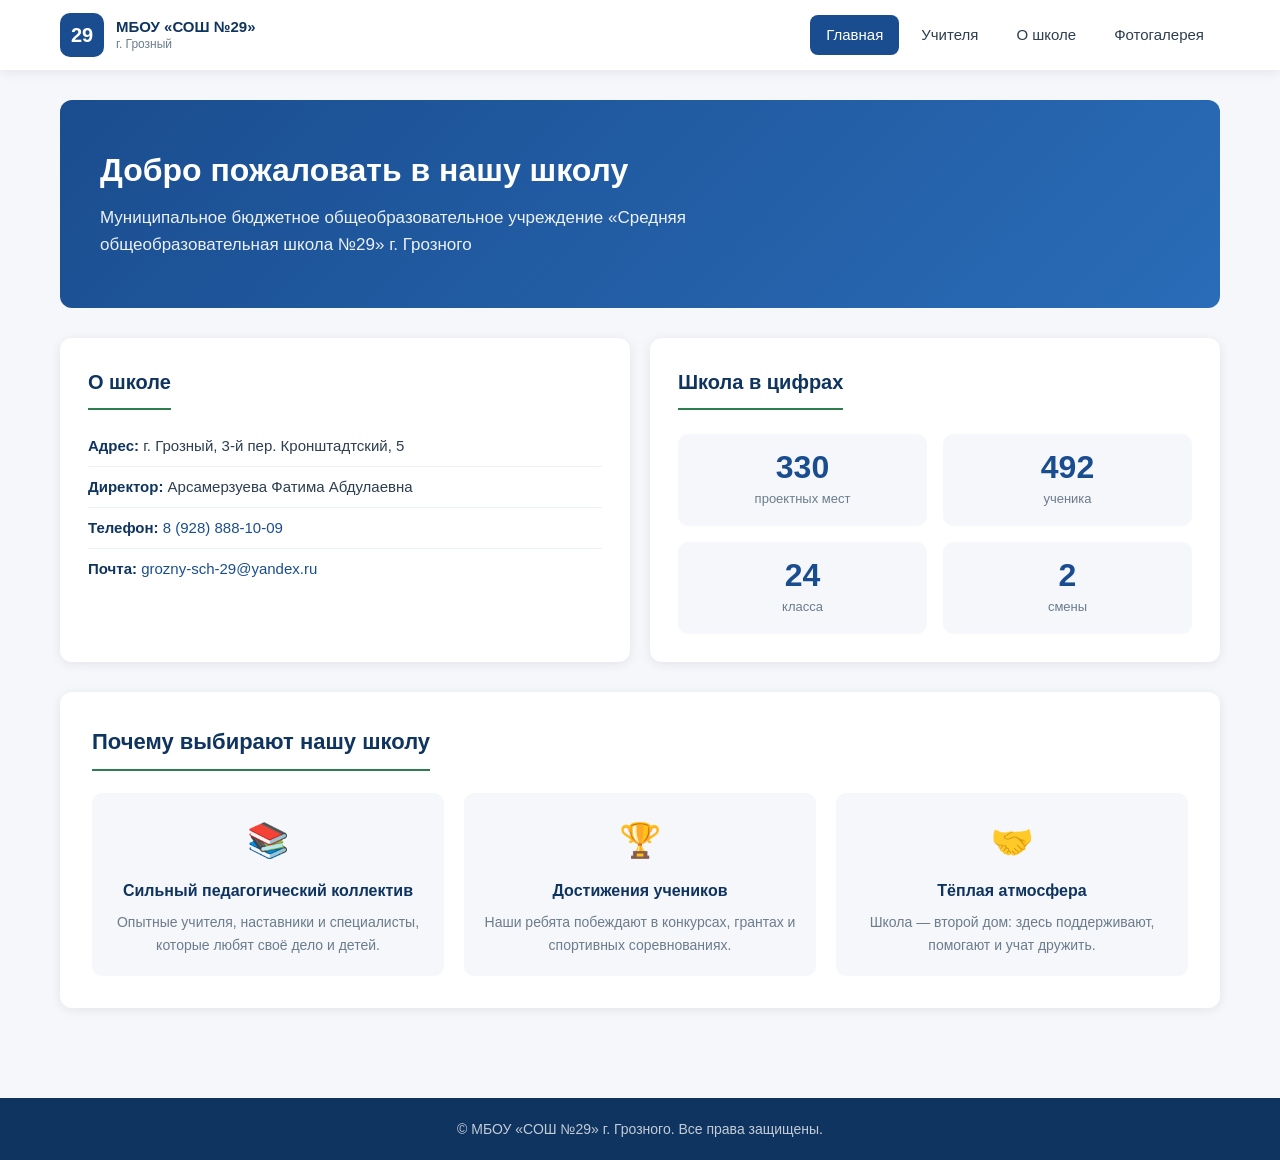
<file: index.html>
<!DOCTYPE html>
<html lang="ru">
<head>
    <meta charset="UTF-8">
    <meta name="viewport" content="width=device-width, initial-scale=1.0">
    <title>МБОУ «СОШ №29» г. Грозного — Главная</title>
    <link rel="stylesheet" href="style.css">
</head>
<body>
    <header>
        <div class="header-inner">
            <div class="logo">
                <span class="logo-mark">29</span>
                <div class="logo-text">
                    <strong>МБОУ «СОШ №29»</strong>
                    <span>г. Грозный</span>
                </div>
            </div>
            <nav>
                <a href="index.html" class="active">Главная</a>
                <a href="teachers.html">Учителя</a>
                <a href="contacts.html">О школе</a>
                <a href="gallery.html">Фотогалерея</a>
            </nav>
        </div>
    </header>

    <main>
        <section class="hero">
            <h1>Добро пожаловать в нашу школу</h1>
            <p>Муниципальное бюджетное общеобразовательное учреждение «Средняя общеобразовательная школа №29» г. Грозного</p>
        </section>

        <section class="info-grid">
            <div class="info-card">
                <h2>О школе</h2>
                <ul class="info-list">
                    <li><strong>Адрес:</strong> г. Грозный, 3-й пер. Кронштадтский, 5</li>
                    <li><strong>Директор:</strong> Арсамерзуева Фатима Абдулаевна</li>
                    <li><strong>Телефон:</strong> <a href="tel:+79288881009">8 (928) 888-10-09</a></li>
                    <li><strong>Почта:</strong> <a href="mailto:grozny-sch-29@yandex.ru">grozny-sch-29@yandex.ru</a></li>
                </ul>
            </div>

            <div class="info-card stats-card">
                <h2>Школа в цифрах</h2>
                <div class="stats">
                    <div class="stat">
                        <span class="stat-num">330</span>
                        <span class="stat-label">проектных мест</span>
                    </div>
                    <div class="stat">
                        <span class="stat-num">492</span>
                        <span class="stat-label">ученика</span>
                    </div>
                    <div class="stat">
                        <span class="stat-num">24</span>
                        <span class="stat-label">класса</span>
                    </div>
                    <div class="stat">
                        <span class="stat-num">2</span>
                        <span class="stat-label">смены</span>
                    </div>
                </div>
            </div>
        </section>

        <section class="highlight-section">
            <div class="highlight-card">
                <h2>Почему выбирают нашу школу</h2>
                <div class="highlight-grid">
                    <div class="highlight-item">
                        <span class="highlight-icon">📚</span>
                        <h3>Сильный педагогический коллектив</h3>
                        <p>Опытные учителя, наставники и специалисты, которые любят своё дело и детей.</p>
                    </div>
                    <div class="highlight-item">
                        <span class="highlight-icon">🏆</span>
                        <h3>Достижения учеников</h3>
                        <p>Наши ребята побеждают в конкурсах, грантах и спортивных соревнованиях.</p>
                    </div>
                    <div class="highlight-item">
                        <span class="highlight-icon">🤝</span>
                        <h3>Тёплая атмосфера</h3>
                        <p>Школа — второй дом: здесь поддерживают, помогают и учат дружить.</p>
                    </div>
                </div>
            </div>
        </section>
    </main>

    <footer>
        <p>&copy; МБОУ «СОШ №29» г. Грозного. Все права защищены.</p>
    </footer>
</body>
</html>
</file>
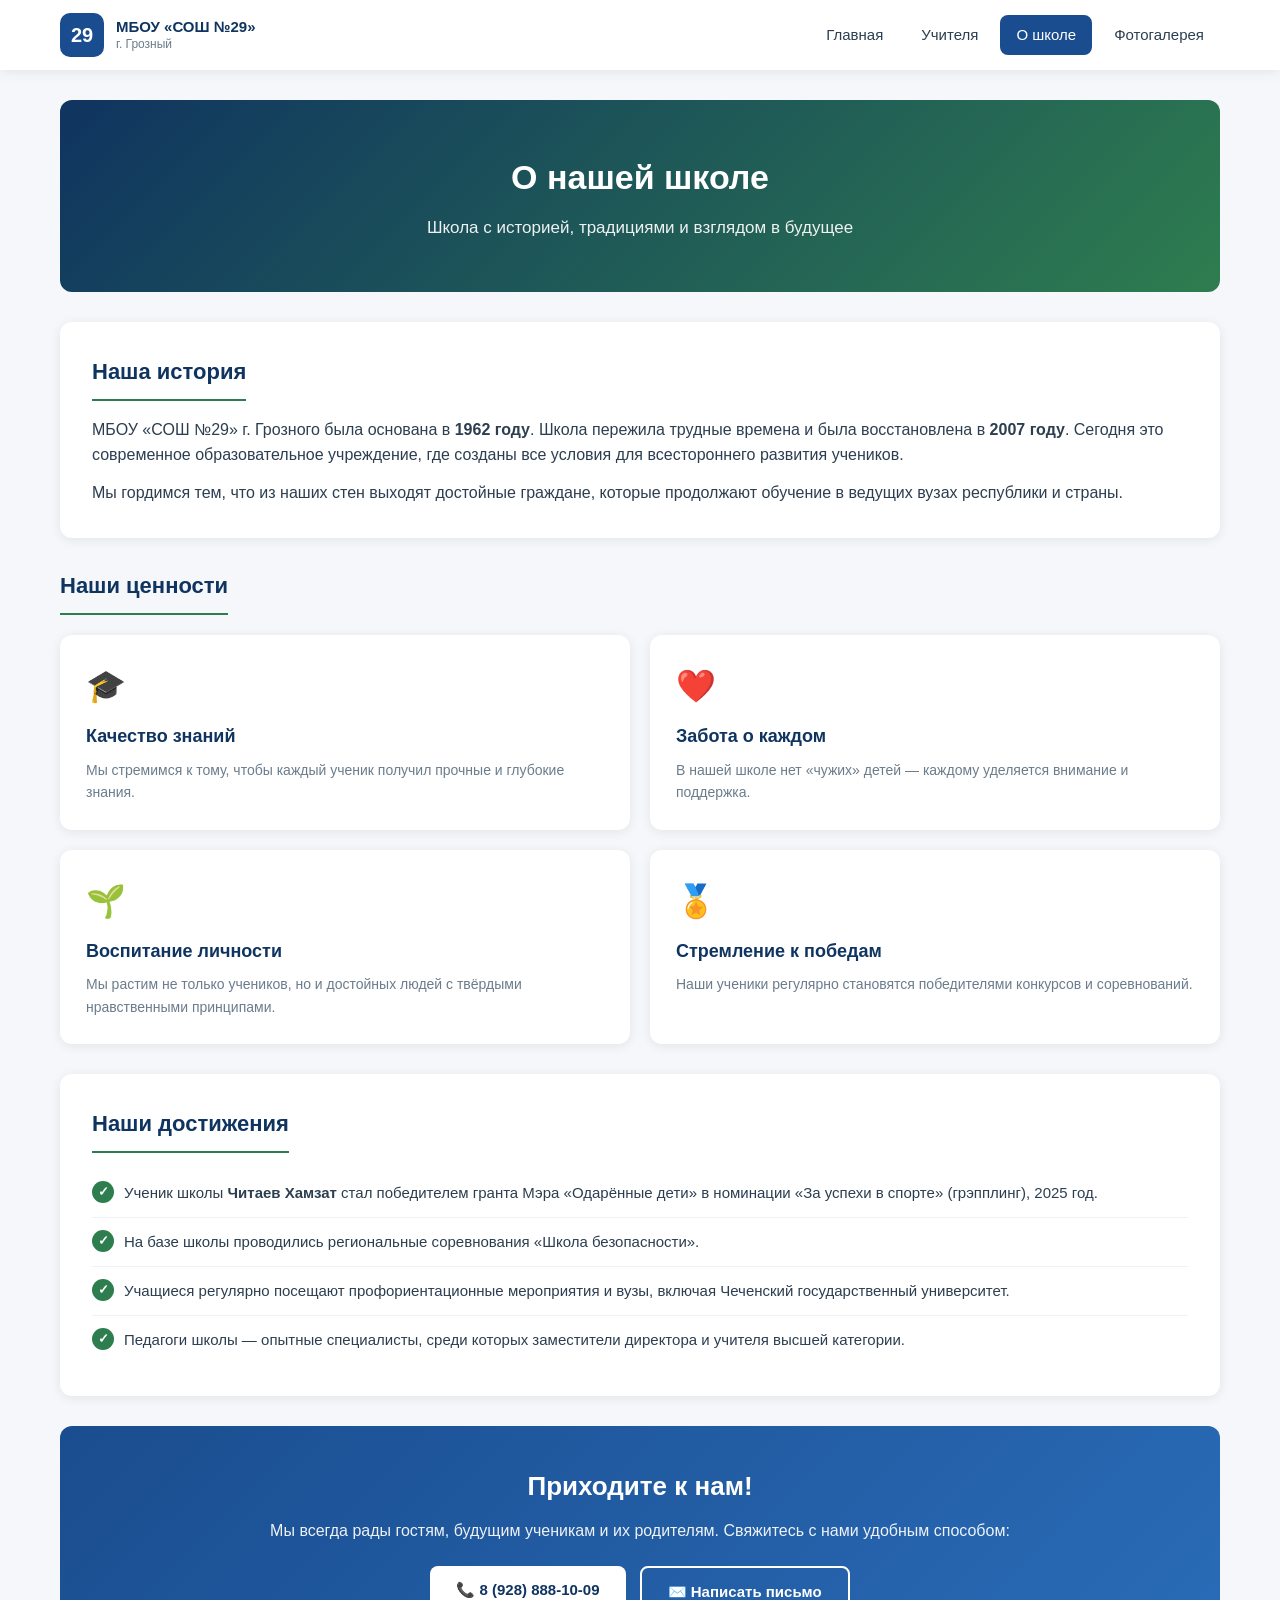
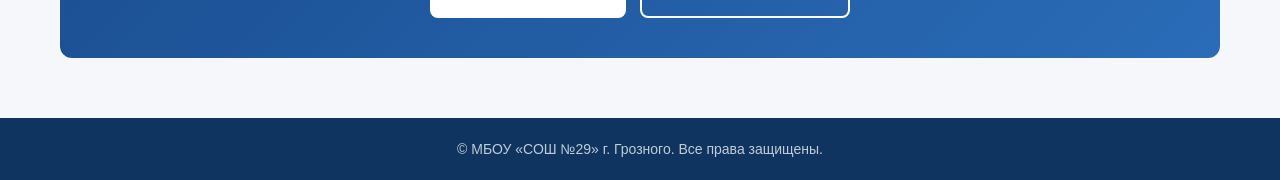
<file: contacts.html>
<!DOCTYPE html>
<html lang="ru">
<head>
    <meta charset="UTF-8">
    <meta name="viewport" content="width=device-width, initial-scale=1.0">
    <title>О школе — МБОУ «СОШ №29» г. Грозного</title>
    <link rel="stylesheet" href="style.css">
</head>
<body>
    <header>
        <div class="header-inner">
            <div class="logo">
                <span class="logo-mark">29</span>
                <div class="logo-text">
                    <strong>МБОУ «СОШ №29»</strong>
                    <span>г. Грозный</span>
                </div>
            </div>
            <nav>
                <a href="index.html">Главная</a>
                <a href="teachers.html">Учителя</a>
                <a href="contacts.html" class="active">О школе</a>
                <a href="gallery.html">Фотогалерея</a>
            </nav>
        </div>
    </header>

    <main>
        <section class="about-hero">
            <h1>О нашей школе</h1>
            <p>Школа с историей, традициями и взглядом в будущее</p>
        </section>

        <section class="about-history">
            <h2>Наша история</h2>
            <p>МБОУ «СОШ №29» г. Грозного была основана в <strong>1962 году</strong>. Школа пережила трудные времена и была восстановлена в <strong>2007 году</strong>. Сегодня это современное образовательное учреждение, где созданы все условия для всестороннего развития учеников.</p>
            <p>Мы гордимся тем, что из наших стен выходят достойные граждане, которые продолжают обучение в ведущих вузах республики и страны.</p>
        </section>

        <section class="about-values">
            <h2>Наши ценности</h2>
            <div class="values-grid">
                <div class="value-card">
                    <span class="value-icon">🎓</span>
                    <h3>Качество знаний</h3>
                    <p>Мы стремимся к тому, чтобы каждый ученик получил прочные и глубокие знания.</p>
                </div>
                <div class="value-card">
                    <span class="value-icon">❤️</span>
                    <h3>Забота о каждом</h3>
                    <p>В нашей школе нет «чужих» детей — каждому уделяется внимание и поддержка.</p>
                </div>
                <div class="value-card">
                    <span class="value-icon">🌱</span>
                    <h3>Воспитание личности</h3>
                    <p>Мы растим не только учеников, но и достойных людей с твёрдыми нравственными принципами.</p>
                </div>
                <div class="value-card">
                    <span class="value-icon">🏅</span>
                    <h3>Стремление к победам</h3>
                    <p>Наши ученики регулярно становятся победителями конкурсов и соревнований.</p>
                </div>
            </div>
        </section>

        <section class="about-achievements">
            <h2>Наши достижения</h2>
            <ul class="achievements-list">
                <li>Ученик школы <strong>Читаев Хамзат</strong> стал победителем гранта Мэра «Одарённые дети» в номинации «За успехи в спорте» (грэпплинг), 2025 год.</li>
                <li>На базе школы проводились региональные соревнования «Школа безопасности».</li>
                <li>Учащиеся регулярно посещают профориентационные мероприятия и вузы, включая Чеченский государственный университет.</li>
                <li>Педагоги школы — опытные специалисты, среди которых заместители директора и учителя высшей категории.</li>
            </ul>
        </section>

        <section class="about-cta">
            <h2>Приходите к нам!</h2>
            <p>Мы всегда рады гостям, будущим ученикам и их родителям. Свяжитесь с нами удобным способом:</p>
            <div class="cta-contacts">
                <a href="tel:+79288881009" class="cta-btn">📞 8 (928) 888-10-09</a>
                <a href="mailto:grozny-sch-29@yandex.ru" class="cta-btn cta-btn-outline">✉️ Написать письмо</a>
            </div>
        </section>
    </main>

    <footer>
        <p>&copy; МБОУ «СОШ №29» г. Грозного. Все права защищены.</p>
    </footer>
</body>
</html>
</file>
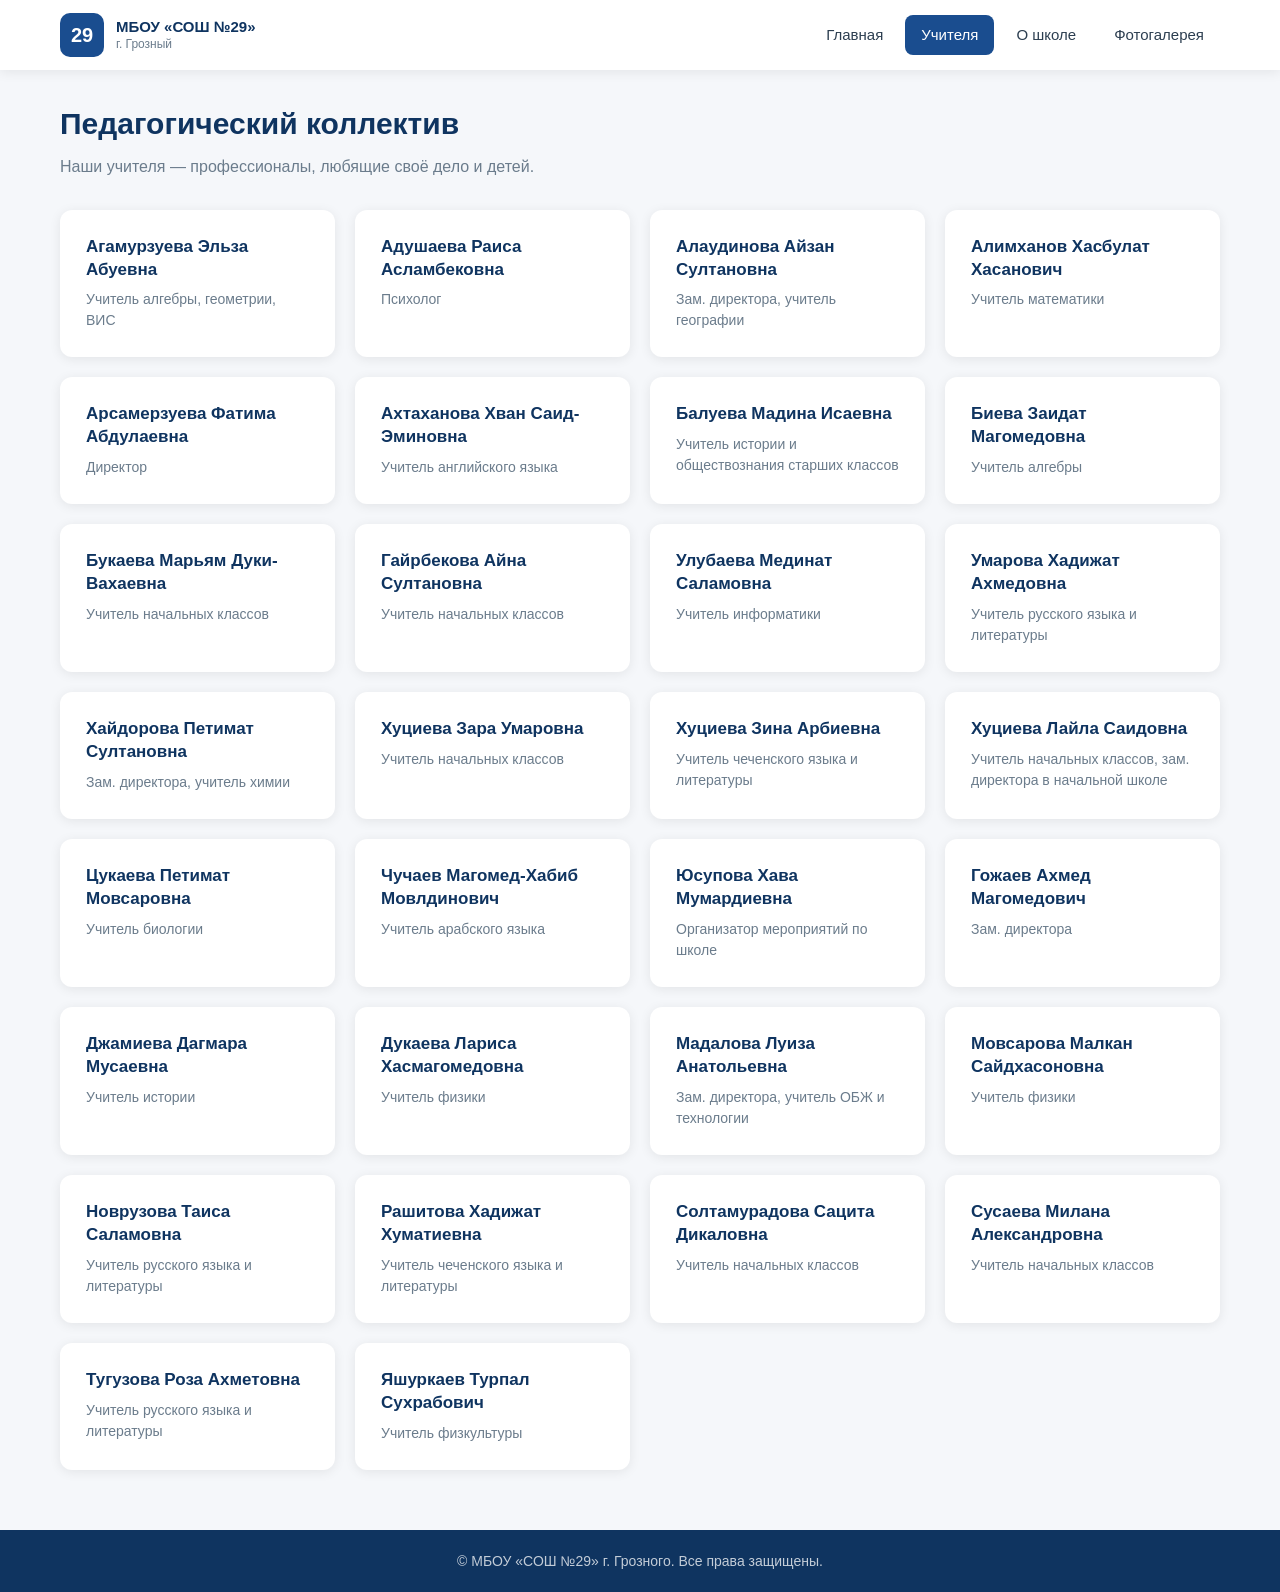
<file: teachers.html>
<!DOCTYPE html>
<html lang="ru">
<head>
    <meta charset="UTF-8">
    <meta name="viewport" content="width=device-width, initial-scale=1.0">
    <title>Учителя — МБОУ «СОШ №29» г. Грозного</title>
    <link rel="stylesheet" href="style.css">
</head>
<body>
    <header>
        <div class="header-inner">
            <div class="logo">
                <span class="logo-mark">29</span>
                <div class="logo-text">
                    <strong>МБОУ «СОШ №29»</strong>
                    <span>г. Грозный</span>
                </div>
            </div>
            <nav>
                <a href="index.html">Главная</a>
                <a href="teachers.html" class="active">Учителя</a>
                <a href="contacts.html">О школе</a>
                <a href="gallery.html">Фотогалерея</a>
            </nav>
        </div>
    </header>

    <main>
        <section class="page-title">
            <h1>Педагогический коллектив</h1>
            <p>Наши учителя — профессионалы, любящие своё дело и детей.</p>
        </section>

        <section class="teachers-grid">
            <article class="teacher-card">
                <h3>Агамурзуева Эльза Абуевна</h3>
                <p>Учитель алгебры, геометрии, ВИС</p>
            </article>
            <article class="teacher-card">
                <h3>Адушаева Раиса Асламбековна</h3>
                <p>Психолог</p>
            </article>
            <article class="teacher-card">
                <h3>Алаудинова Айзан Султановна</h3>
                <p>Зам. директора, учитель географии</p>
            </article>
            <article class="teacher-card">
                <h3>Алимханов Хасбулат Хасанович</h3>
                <p>Учитель математики</p>
            </article>
            <article class="teacher-card">
                <h3>Арсамерзуева Фатима Абдулаевна</h3>
                <p>Директор</p>
            </article>
            <article class="teacher-card">
                <h3>Ахтаханова Хван Саид-Эминовна</h3>
                <p>Учитель английского языка</p>
            </article>
            <article class="teacher-card">
                <h3>Балуева Мадина Исаевна</h3>
                <p>Учитель истории и обществознания старших классов</p>
            </article>
            <article class="teacher-card">
                <h3>Биева Заидат Магомедовна</h3>
                <p>Учитель алгебры</p>
            </article>
            <article class="teacher-card">
                <h3>Букаева Марьям Дуки-Вахаевна</h3>
                <p>Учитель начальных классов</p>
            </article>
            <article class="teacher-card">
                <h3>Гайрбекова Айна Султановна</h3>
                <p>Учитель начальных классов</p>
            </article>
            <article class="teacher-card">
                <h3>Улубаева Мединат Саламовна</h3>
                <p>Учитель информатики</p>
            </article>
            <article class="teacher-card">
                <h3>Умарова Хадижат Ахмедовна</h3>
                <p>Учитель русского языка и литературы</p>
            </article>
            <article class="teacher-card">
                <h3>Хайдорова Петимат Султановна</h3>
                <p>Зам. директора, учитель химии</p>
            </article>
            <article class="teacher-card">
                <h3>Хуциева Зара Умаровна</h3>
                <p>Учитель начальных классов</p>
            </article>
            <article class="teacher-card">
                <h3>Хуциева Зина Арбиевна</h3>
                <p>Учитель чеченского языка и литературы</p>
            </article>
            <article class="teacher-card">
                <h3>Хуциева Лайла Саидовна</h3>
                <p>Учитель начальных классов, зам. директора в начальной школе</p>
            </article>
            <article class="teacher-card">
                <h3>Цукаева Петимат Мовсаровна</h3>
                <p>Учитель биологии</p>
            </article>
            <article class="teacher-card">
                <h3>Чучаев Магомед-Хабиб Мовлдинович</h3>
                <p>Учитель арабского языка</p>
            </article>
            <article class="teacher-card">
                <h3>Юсупова Хава Мумардиевна</h3>
                <p>Организатор мероприятий по школе</p>
            </article>
            <article class="teacher-card">
                <h3>Гожаев Ахмед Магомедович</h3>
                <p>Зам. директора</p>
            </article>
            <article class="teacher-card">
                <h3>Джамиева Дагмара Мусаевна</h3>
                <p>Учитель истории</p>
            </article>
            <article class="teacher-card">
                <h3>Дукаева Лариса Хасмагомедовна</h3>
                <p>Учитель физики</p>
            </article>
            <article class="teacher-card">
                <h3>Мадалова Луиза Анатольевна</h3>
                <p>Зам. директора, учитель ОБЖ и технологии</p>
            </article>
            <article class="teacher-card">
                <h3>Мовсарова Малкан Сайдхасоновна</h3>
                <p>Учитель физики</p>
            </article>
            <article class="teacher-card">
                <h3>Новрузова Таиса Саламовна</h3>
                <p>Учитель русского языка и литературы</p>
            </article>
            <article class="teacher-card">
                <h3>Рашитова Хадижат Хуматиевна</h3>
                <p>Учитель чеченского языка и литературы</p>
            </article>
            <article class="teacher-card">
                <h3>Солтамурадова Сацита Дикаловна</h3>
                <p>Учитель начальных классов</p>
            </article>
            <article class="teacher-card">
                <h3>Сусаева Милана Александровна</h3>
                <p>Учитель начальных классов</p>
            </article>
            <article class="teacher-card">
                <h3>Тугузова Роза Ахметовна</h3>
                <p>Учитель русского языка и литературы</p>
            </article>
            <article class="teacher-card">
                <h3>Яшуркаев Турпал Сухрабович</h3>
                <p>Учитель физкультуры</p>
            </article>
        </section>
    </main>

    <footer>
        <p>&copy; МБОУ «СОШ №29» г. Грозного. Все права защищены.</p>
    </footer>
</body>
</html>
</file>
<file: style.css>
/* ===== БАЗА ===== */
* {
    margin: 0;
    padding: 0;
    box-sizing: border-box;
}

:root {
    --blue: #1a4d8f;
    --blue-light: #2a6cb8;
    --blue-dark: #0f3460;
    --green: #2e7d4f;
    --green-light: #3a9d63;
    --bg: #f5f7fa;
    --white: #ffffff;
    --text: #2c3e50;
    --text-light: #6b7c8c;
    --shadow: 0 2px 12px rgba(0, 0, 0, 0.08);
    --shadow-hover: 0 8px 30px rgba(26, 77, 143, 0.25);
    --radius: 12px;
}

body {
    font-family: 'Segoe UI', 'Roboto', 'Helvetica Neue', Arial, sans-serif;
    background: var(--bg);
    color: var(--text);
    line-height: 1.6;
    min-height: 100vh;
    display: flex;
    flex-direction: column;
}

a {
    color: var(--blue);
    text-decoration: none;
}

a:hover {
    text-decoration: underline;
}

/* ===== ШАПКА ===== */
header {
    background: var(--white);
    box-shadow: var(--shadow);
    position: sticky;
    top: 0;
    z-index: 100;
}

.header-inner {
    max-width: 1200px;
    margin: 0 auto;
    padding: 0 20px;
    display: flex;
    align-items: center;
    justify-content: space-between;
    height: 70px;
}

.logo {
    display: flex;
    align-items: center;
    gap: 12px;
}

.logo-mark {
    display: flex;
    align-items: center;
    justify-content: center;
    width: 44px;
    height: 44px;
    background: var(--blue);
    color: var(--white);
    font-size: 20px;
    font-weight: 700;
    border-radius: 10px;
}

.logo-text {
    display: flex;
    flex-direction: column;
    font-size: 14px;
    line-height: 1.3;
}

.logo-text strong {
    color: var(--blue-dark);
    font-size: 15px;
}

.logo-text span {
    color: var(--text-light);
    font-size: 12px;
}

nav {
    display: flex;
    gap: 6px;
}

nav a {
    padding: 8px 16px;
    border-radius: 8px;
    font-size: 15px;
    font-weight: 500;
    color: var(--text);
    transition: background 0.2s, color 0.2s;
}

nav a:hover {
    background: var(--bg);
    text-decoration: none;
}

nav a.active {
    background: var(--blue);
    color: var(--white);
}

/* ===== ОСНОВНОЙ КОНТЕНТ ===== */
main {
    flex: 1;
    max-width: 1200px;
    margin: 0 auto;
    padding: 30px 20px 60px;
    width: 100%;
}

/* ===== ГЕРОЙ ===== */
.hero {
    background: linear-gradient(135deg, var(--blue) 0%, var(--blue-light) 100%);
    color: var(--white);
    padding: 50px 40px;
    border-radius: var(--radius);
    margin-bottom: 30px;
}

.hero h1 {
    font-size: 32px;
    margin-bottom: 12px;
    line-height: 1.3;
}

.hero p {
    font-size: 17px;
    opacity: 0.92;
    max-width: 700px;
}

/* ===== СЕТКА ИНФО ===== */
.info-grid {
    display: grid;
    grid-template-columns: 1fr 1fr;
    gap: 20px;
    margin-bottom: 30px;
}

.info-card {
    background: var(--white);
    padding: 28px;
    border-radius: var(--radius);
    box-shadow: var(--shadow);
}

.info-card h2 {
    font-size: 20px;
    color: var(--blue-dark);
    margin-bottom: 16px;
    padding-bottom: 10px;
    border-bottom: 2px solid var(--green);
    display: inline-block;
}

.info-list {
    list-style: none;
}

.info-list li {
    padding: 8px 0;
    font-size: 15px;
    border-bottom: 1px solid #eef1f5;
}

.info-list li:last-child {
    border-bottom: none;
}

.info-list strong {
    color: var(--blue-dark);
}

/* ===== СТАТИСТИКА ===== */
.stats {
    display: grid;
    grid-template-columns: 1fr 1fr;
    gap: 16px;
    margin-top: 8px;
}

.stat {
    text-align: center;
    padding: 16px 8px;
    background: var(--bg);
    border-radius: 10px;
}

.stat-num {
    display: block;
    font-size: 32px;
    font-weight: 700;
    color: var(--blue);
    line-height: 1.1;
}

.stat-label {
    display: block;
    font-size: 13px;
    color: var(--text-light);
    margin-top: 4px;
}

/* ===== БЛОК «ПОЧЕМУ ВЫБИРАЮТ» ===== */
.highlight-section {
    margin-bottom: 30px;
}

.highlight-card {
    background: var(--white);
    padding: 32px;
    border-radius: var(--radius);
    box-shadow: var(--shadow);
}

.highlight-card h2 {
    font-size: 22px;
    color: var(--blue-dark);
    margin-bottom: 22px;
    padding-bottom: 10px;
    border-bottom: 2px solid var(--green);
    display: inline-block;
}

.highlight-grid {
    display: grid;
    grid-template-columns: repeat(3, 1fr);
    gap: 20px;
}

.highlight-item {
    text-align: center;
    padding: 20px 16px;
    background: var(--bg);
    border-radius: 10px;
    transition: transform 0.25s ease, box-shadow 0.25s ease;
}

.highlight-item:hover {
    transform: translateY(-4px);
    box-shadow: var(--shadow-hover);
}

.highlight-icon {
    font-size: 34px;
    display: block;
    margin-bottom: 10px;
}

.highlight-item h3 {
    font-size: 16px;
    color: var(--blue-dark);
    margin-bottom: 8px;
}

.highlight-item p {
    font-size: 14px;
    color: var(--text-light);
}

/* ===== ЗАГОЛОВОК СТРАНИЦЫ ===== */
.page-title {
    margin-bottom: 30px;
}

.page-title h1 {
    font-size: 30px;
    color: var(--blue-dark);
    margin-bottom: 6px;
}

.page-title p {
    color: var(--text-light);
    font-size: 16px;
}

/* ===== КАРТОЧКИ УЧИТЕЛЕЙ ===== */
.teachers-grid {
    display: grid;
    grid-template-columns: repeat(auto-fill, minmax(260px, 1fr));
    gap: 20px;
}

.teacher-card {
    background: var(--white);
    padding: 24px;
    border-radius: var(--radius);
    box-shadow: var(--shadow);
    cursor: pointer;
    transition: transform 0.3s ease, box-shadow 0.3s ease, background 0.3s ease;
    border: 2px solid transparent;
    position: relative;
    overflow: hidden;
}

.teacher-card::before {
    content: '';
    position: absolute;
    top: 0;
    left: 0;
    width: 100%;
    height: 4px;
    background: linear-gradient(90deg, var(--blue), var(--green));
    opacity: 0;
    transition: opacity 0.3s ease;
}

.teacher-card:hover,
.teacher-card:active {
    transform: scale(1.05);
    box-shadow: var(--shadow-hover), 0 0 0 3px rgba(42, 108, 184, 0.2);
    border-color: var(--blue-light);
    background: #fafcff;
    z-index: 2;
}

.teacher-card:hover::before,
.teacher-card:active::before {
    opacity: 1;
}

.teacher-card h3 {
    font-size: 17px;
    color: var(--blue-dark);
    margin-bottom: 8px;
    line-height: 1.35;
    position: relative;
    z-index: 1;
}

.teacher-card p {
    font-size: 14px;
    color: var(--text-light);
    line-height: 1.5;
    position: relative;
    z-index: 1;
}

/* ===== СТРАНИЦА «О ШКОЛЕ» ===== */
.about-hero {
    background: linear-gradient(135deg, var(--blue-dark) 0%, var(--green) 100%);
    color: var(--white);
    padding: 50px 40px;
    border-radius: var(--radius);
    margin-bottom: 30px;
    text-align: center;
}

.about-hero h1 {
    font-size: 34px;
    margin-bottom: 10px;
}

.about-hero p {
    font-size: 17px;
    opacity: 0.92;
}

.about-history {
    background: var(--white);
    padding: 32px;
    border-radius: var(--radius);
    box-shadow: var(--shadow);
    margin-bottom: 30px;
}

.about-history h2 {
    font-size: 22px;
    color: var(--blue-dark);
    margin-bottom: 16px;
    padding-bottom: 10px;
    border-bottom: 2px solid var(--green);
    display: inline-block;
}

.about-history p {
    font-size: 16px;
    margin-bottom: 12px;
    color: var(--text);
}

.about-history p:last-child {
    margin-bottom: 0;
}

.about-values {
    margin-bottom: 30px;
}

.about-values h2 {
    font-size: 22px;
    color: var(--blue-dark);
    margin-bottom: 20px;
    padding-bottom: 10px;
    border-bottom: 2px solid var(--green);
    display: inline-block;
}

.values-grid {
    display: grid;
    grid-template-columns: repeat(2, 1fr);
    gap: 20px;
}

.value-card {
    background: var(--white);
    padding: 26px;
    border-radius: var(--radius);
    box-shadow: var(--shadow);
    transition: transform 0.25s ease, box-shadow 0.25s ease;
}

.value-card:hover {
    transform: translateY(-4px);
    box-shadow: var(--shadow-hover);
}

.value-icon {
    font-size: 32px;
    display: block;
    margin-bottom: 10px;
}

.value-card h3 {
    font-size: 18px;
    color: var(--blue-dark);
    margin-bottom: 8px;
}

.value-card p {
    font-size: 14px;
    color: var(--text-light);
}

.about-achievements {
    background: var(--white);
    padding: 32px;
    border-radius: var(--radius);
    box-shadow: var(--shadow);
    margin-bottom: 30px;
}

.about-achievements h2 {
    font-size: 22px;
    color: var(--blue-dark);
    margin-bottom: 16px;
    padding-bottom: 10px;
    border-bottom: 2px solid var(--green);
    display: inline-block;
}

.achievements-list {
    list-style: none;
    padding: 0;
}

.achievements-list li {
    position: relative;
    padding: 12px 0 12px 32px;
    font-size: 15px;
    border-bottom: 1px solid #eef1f5;
}

.achievements-list li:last-child {
    border-bottom: none;
}

.achievements-list li::before {
    content: '✓';
    position: absolute;
    left: 0;
    top: 12px;
    width: 22px;
    height: 22px;
    background: var(--green);
    color: var(--white);
    border-radius: 50%;
    font-size: 13px;
    display: flex;
    align-items: center;
    justify-content: center;
    font-weight: 700;
}

.about-cta {
    background: linear-gradient(135deg, var(--blue) 0%, var(--blue-light) 100%);
    color: var(--white);
    padding: 40px;
    border-radius: var(--radius);
    text-align: center;
}

.about-cta h2 {
    font-size: 26px;
    margin-bottom: 10px;
}

.about-cta p {
    font-size: 16px;
    opacity: 0.92;
    margin-bottom: 22px;
}

.cta-contacts {
    display: flex;
    gap: 14px;
    justify-content: center;
    flex-wrap: wrap;
}

.cta-btn {
    display: inline-block;
    padding: 12px 26px;
    background: var(--white);
    color: var(--blue-dark);
    border-radius: 8px;
    font-weight: 600;
    font-size: 15px;
    transition: transform 0.2s, box-shadow 0.2s;
}

.cta-btn:hover {
    text-decoration: none;
    transform: translateY(-2px);
    box-shadow: 0 6px 18px rgba(0, 0, 0, 0.2);
}

.cta-btn-outline {
    background: transparent;
    color: var(--white);
    border: 2px solid var(--white);
}

.cta-btn-outline:hover {
    background: var(--white);
    color: var(--blue-dark);
}

/* ===== ГАЛЕРЕЯ ===== */
.gallery-grid {
    display: grid;
    grid-template-columns: repeat(auto-fill, minmax(320px, 1fr));
    gap: 24px;
    margin-bottom: 30px;
}

.gallery-card {
    background: var(--white);
    border-radius: var(--radius);
    box-shadow: var(--shadow);
    overflow: hidden;
    transition: transform 0.3s ease, box-shadow 0.3s ease;
    display: flex;
    flex-direction: column;
}

.gallery-card:hover {
    transform: translateY(-4px);
    box-shadow: var(--shadow-hover);
}

.gallery-img-wrap {
    position: relative;
    width: 100%;
    height: 220px;
    background: #e8edf3;
    display: flex;
    align-items: center;
    justify-content: center;
    overflow: hidden;
}

.gallery-img {
    width: 100%;
    height: 100%;
    object-fit: cover;
    display: block;
    transition: transform 0.4s ease;
}

.gallery-card:hover .gallery-img {
    transform: scale(1.06);
}

.gallery-img-wrap.img-fallback {
    background: linear-gradient(135deg, #dbe6f0 0%, #e8edf3 100%);
    border-bottom: 3px solid var(--blue-light);
}

.img-fallback-text {
    display: none;
    color: var(--blue-dark);
    font-size: 15px;
    font-weight: 600;
    text-align: center;
    padding: 20px;
}

.gallery-img-wrap.img-fallback .img-fallback-text {
    display: block;
}

.gallery-info {
    padding: 20px 22px 24px;
    flex: 1;
    display: flex;
    flex-direction: column;
}

.gallery-info h3 {
    font-size: 18px;
    color: var(--blue-dark);
    margin-bottom: 6px;
}

.gallery-meta {
    font-size: 13px;
    color: var(--green);
    font-weight: 600;
    margin-bottom: 10px;
}

.gallery-info p:last-child {
    font-size: 14px;
    color: var(--text-light);
    line-height: 1.55;
    flex: 1;
}

.gallery-note {
    background: var(--white);
    padding: 22px 26px;
    border-radius: var(--radius);
    box-shadow: var(--shadow);
    border-left: 4px solid var(--green);
    font-size: 15px;
    color: var(--text-light);
}

/* ===== ПОДВАЛ ===== */
footer {
    background: var(--blue-dark);
    color: rgba(255, 255, 255, 0.75);
    text-align: center;
    padding: 20px;
    font-size: 14px;
    margin-top: auto;
}

/* ===== АДАПТИВНОСТЬ ===== */
@media (max-width: 900px) {
    .info-grid {
        grid-template-columns: 1fr;
    }

    .highlight-grid {
        grid-template-columns: 1fr;
    }

    .values-grid {
        grid-template-columns: 1fr;
    }
}

@media (max-width: 640px) {
    .header-inner {
        flex-direction: column;
        height: auto;
        padding: 12px 16px;
        gap: 10px;
    }

    nav {
        flex-wrap: wrap;
        justify-content: center;
    }

    nav a {
        font-size: 14px;
        padding: 6px 12px;
    }

    .hero,
    .about-hero {
        padding: 30px 20px;
    }

    .hero h1,
    .about-hero h1 {
        font-size: 24px;
    }

    .teachers-grid {
        grid-template-columns: 1fr;
    }

    .teacher-card:hover,
    .teacher-card:active {
        transform: scale(1.02);
    }

    .stats {
        grid-template-columns: 1fr 1fr;
    }

    .stat-num {
        font-size: 26px;
    }

    .about-cta {
        padding: 28px 20px;
    }

    .gallery-grid {
        grid-template-columns: 1fr;
    }

    .gallery-img-wrap {
        height: 190px;
    }
}
</file>
